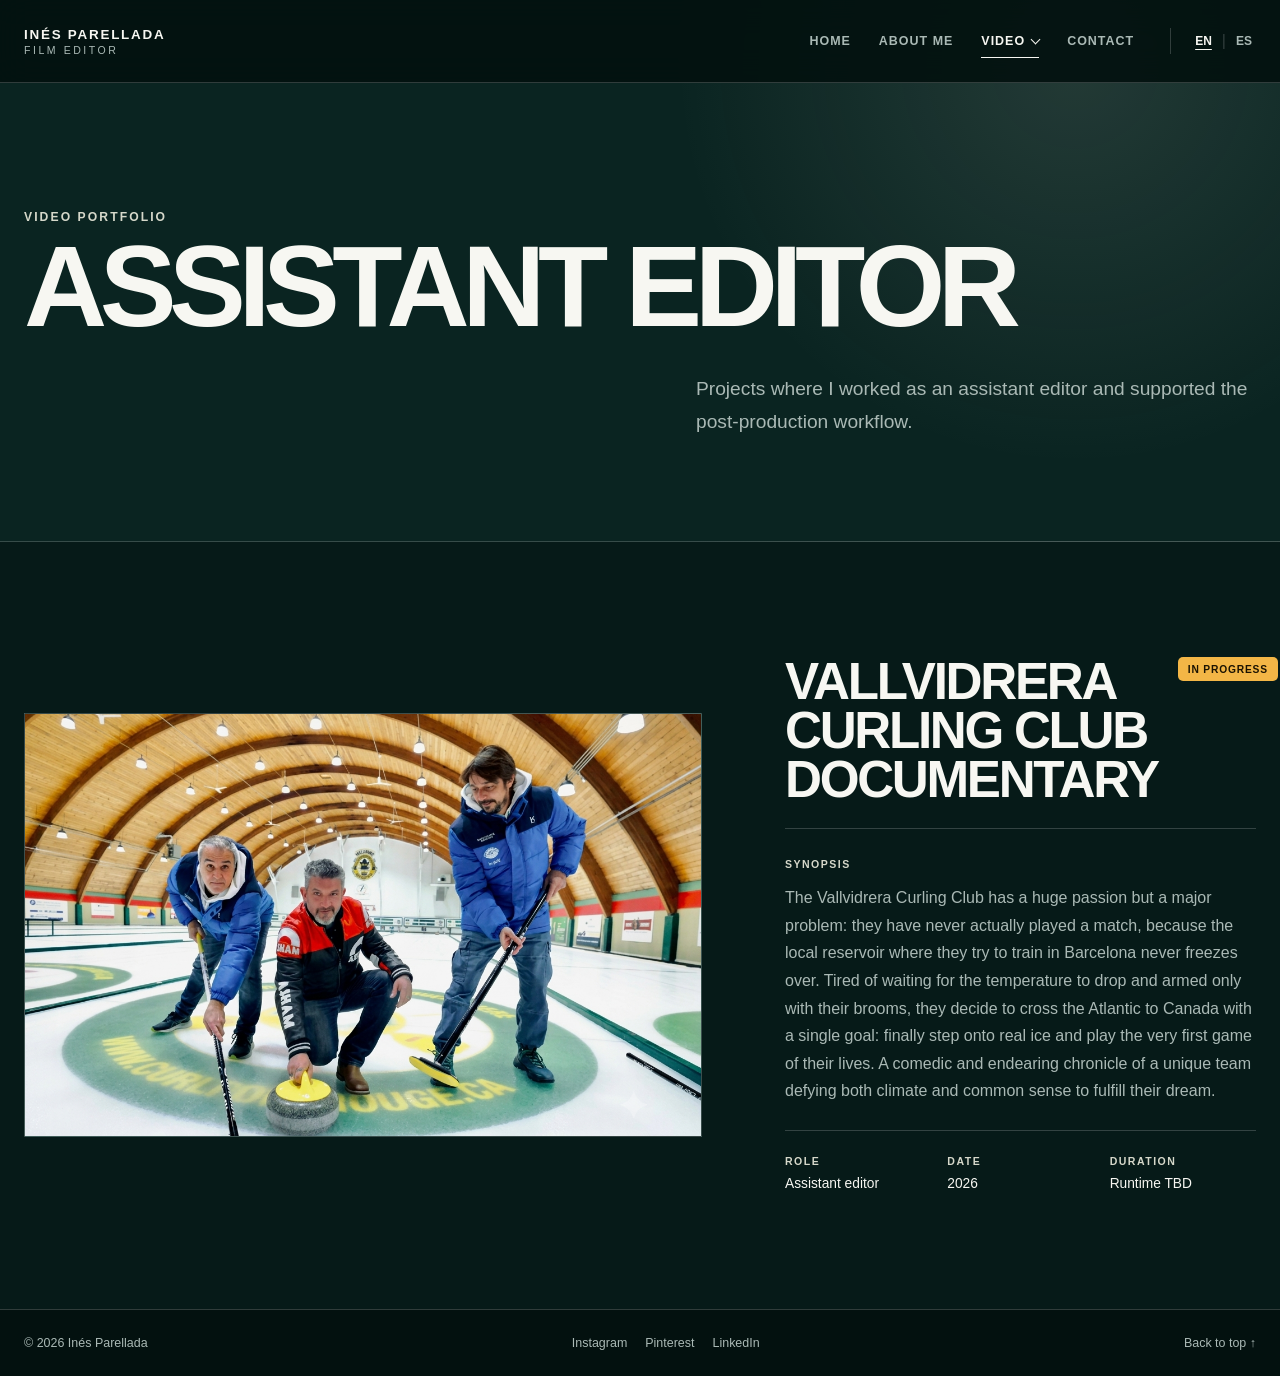
<file: ayudantia.html>
<!doctype html>
<html lang="es">
<head>
    <meta charset="utf-8">
    <meta name="viewport" content="width=device-width, initial-scale=1">
    <meta name="description" content="Portfolio de vídeo de Inés Parellada, film editor.">
    <title>Vídeo — Inés Parellada</title>
    <link rel="icon" href="favicon.ico" sizes="any">
    <link rel="icon" type="image/png" href="favicon-32x32.png">
    <link rel="apple-touch-icon" href="apple-touch-icon.png">
    <link rel="stylesheet" href="styles.css">
</head>
<body data-page="video" data-root="" data-video-category="ayudantia">
    <div id="site-header"></div>

    <main id="video-page-content"></main>

    <div id="site-footer"></div>

    <script src="components.js"></script>
    <script src="video-data.js"></script>
    <script src="video-pages.js"></script>
    <script src="main.js"></script>
</body>
</html>
</file>
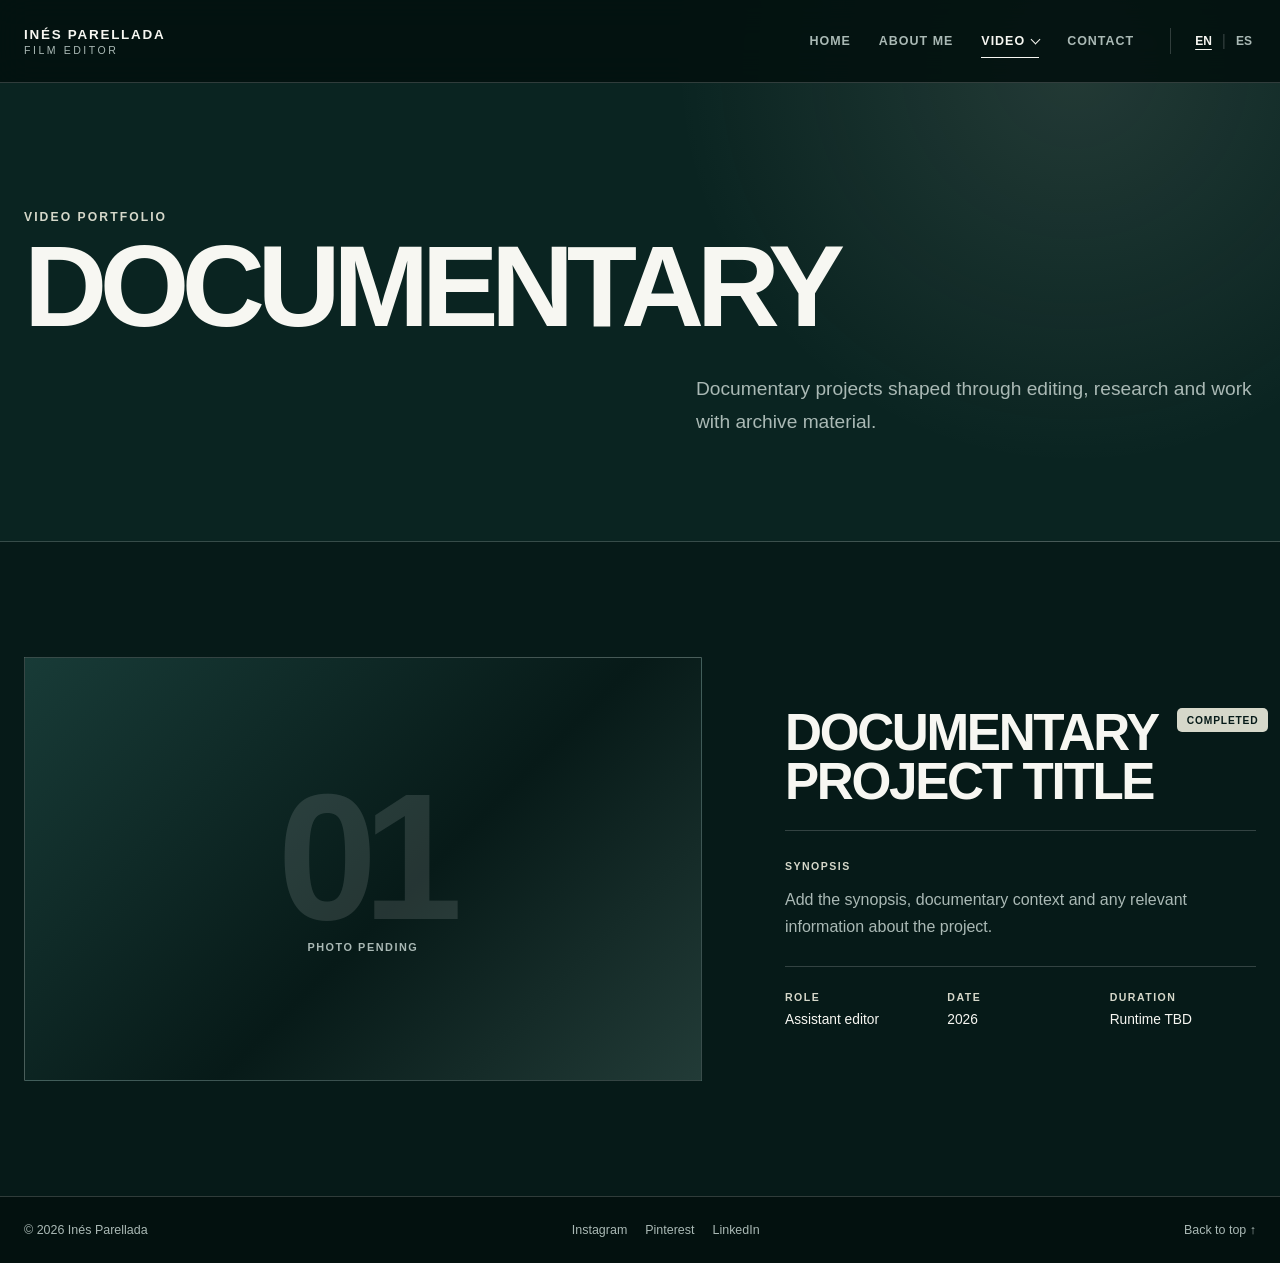
<file: documental.html>
<!doctype html>
<html lang="es">
<head>
    <meta charset="utf-8">
    <meta name="viewport" content="width=device-width, initial-scale=1">
    <meta name="description" content="Portfolio de vídeo de Inés Parellada, film editor.">
    <title>Vídeo — Inés Parellada</title>
    <link rel="icon" href="favicon.ico" sizes="any">
    <link rel="icon" type="image/png" href="favicon-32x32.png">
    <link rel="apple-touch-icon" href="apple-touch-icon.png">
    <link rel="stylesheet" href="styles.css">
</head>
<body data-page="video" data-root="" data-video-category="documental">
    <div id="site-header"></div>

    <main id="video-page-content"></main>

    <div id="site-footer"></div>

    <script src="components.js"></script>
    <script src="video-data.js"></script>
    <script src="video-pages.js"></script>
    <script src="main.js"></script>
</body>
</html>
</file>
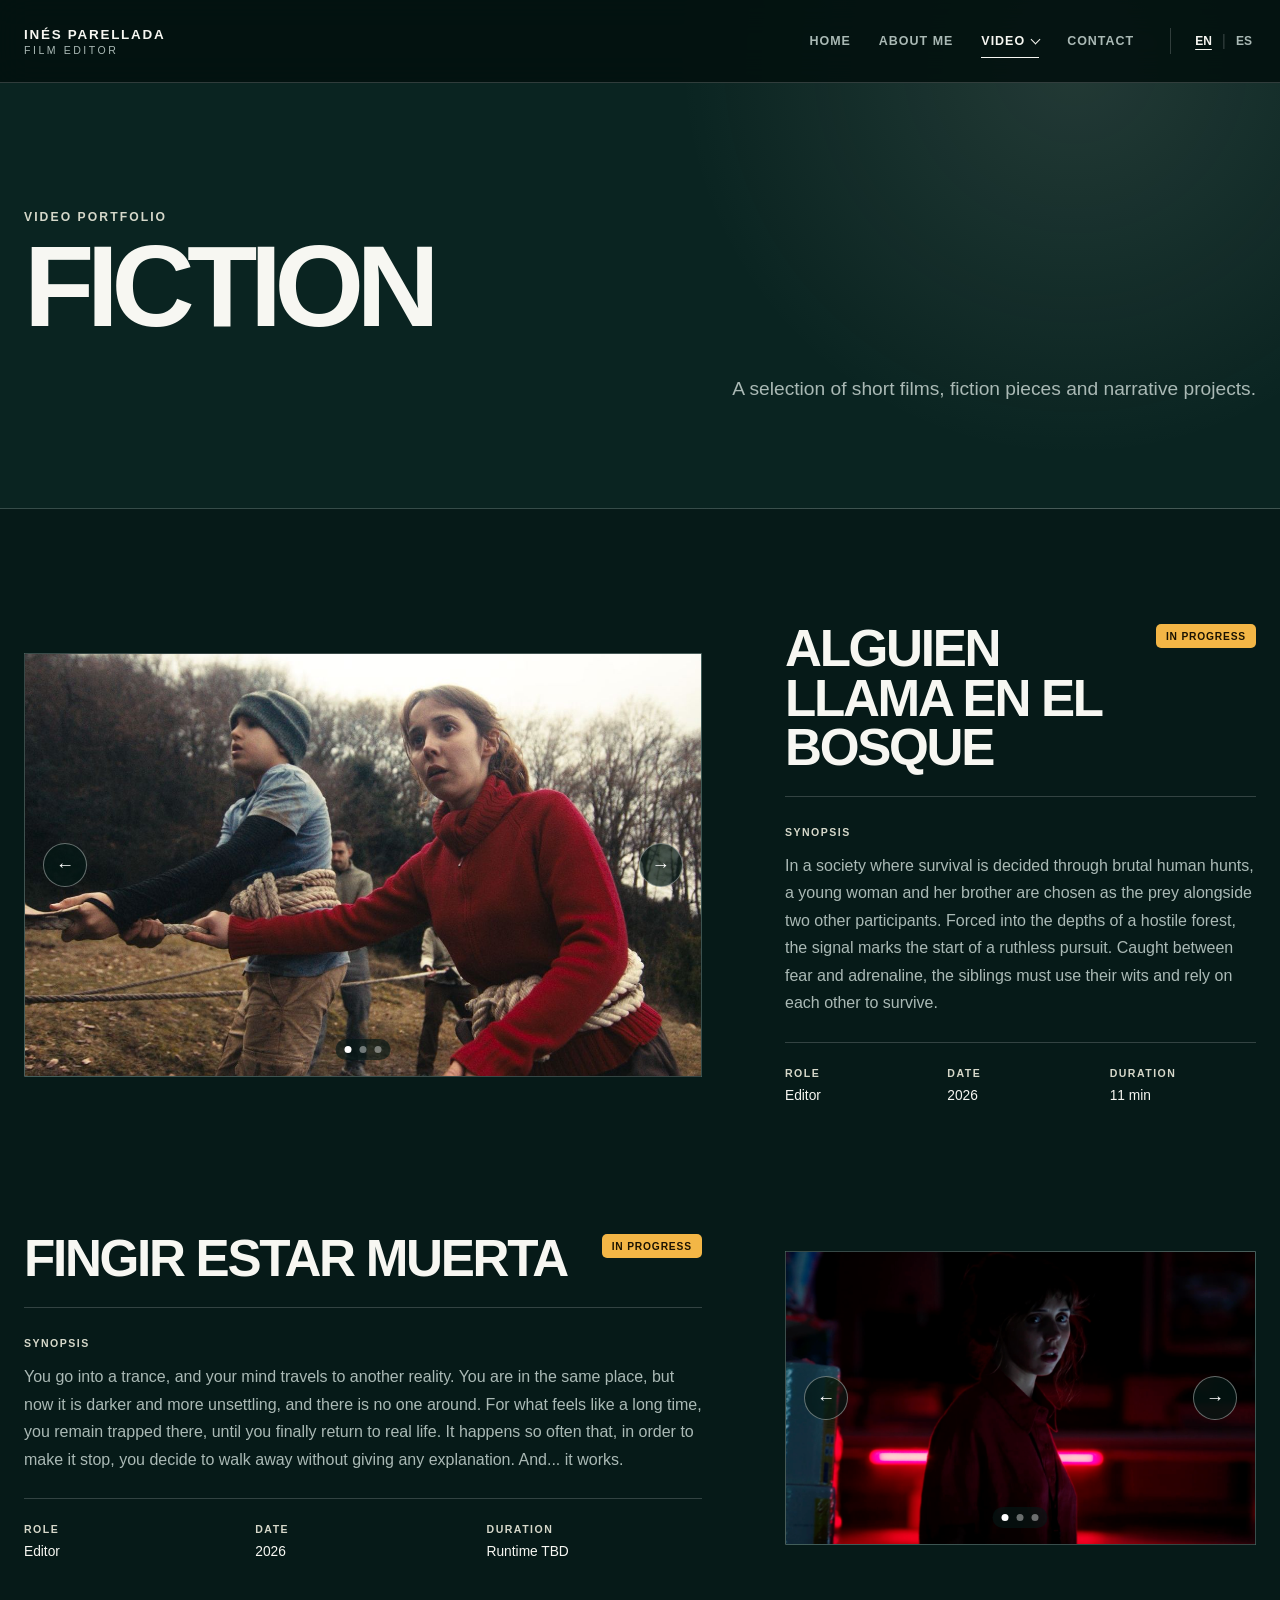
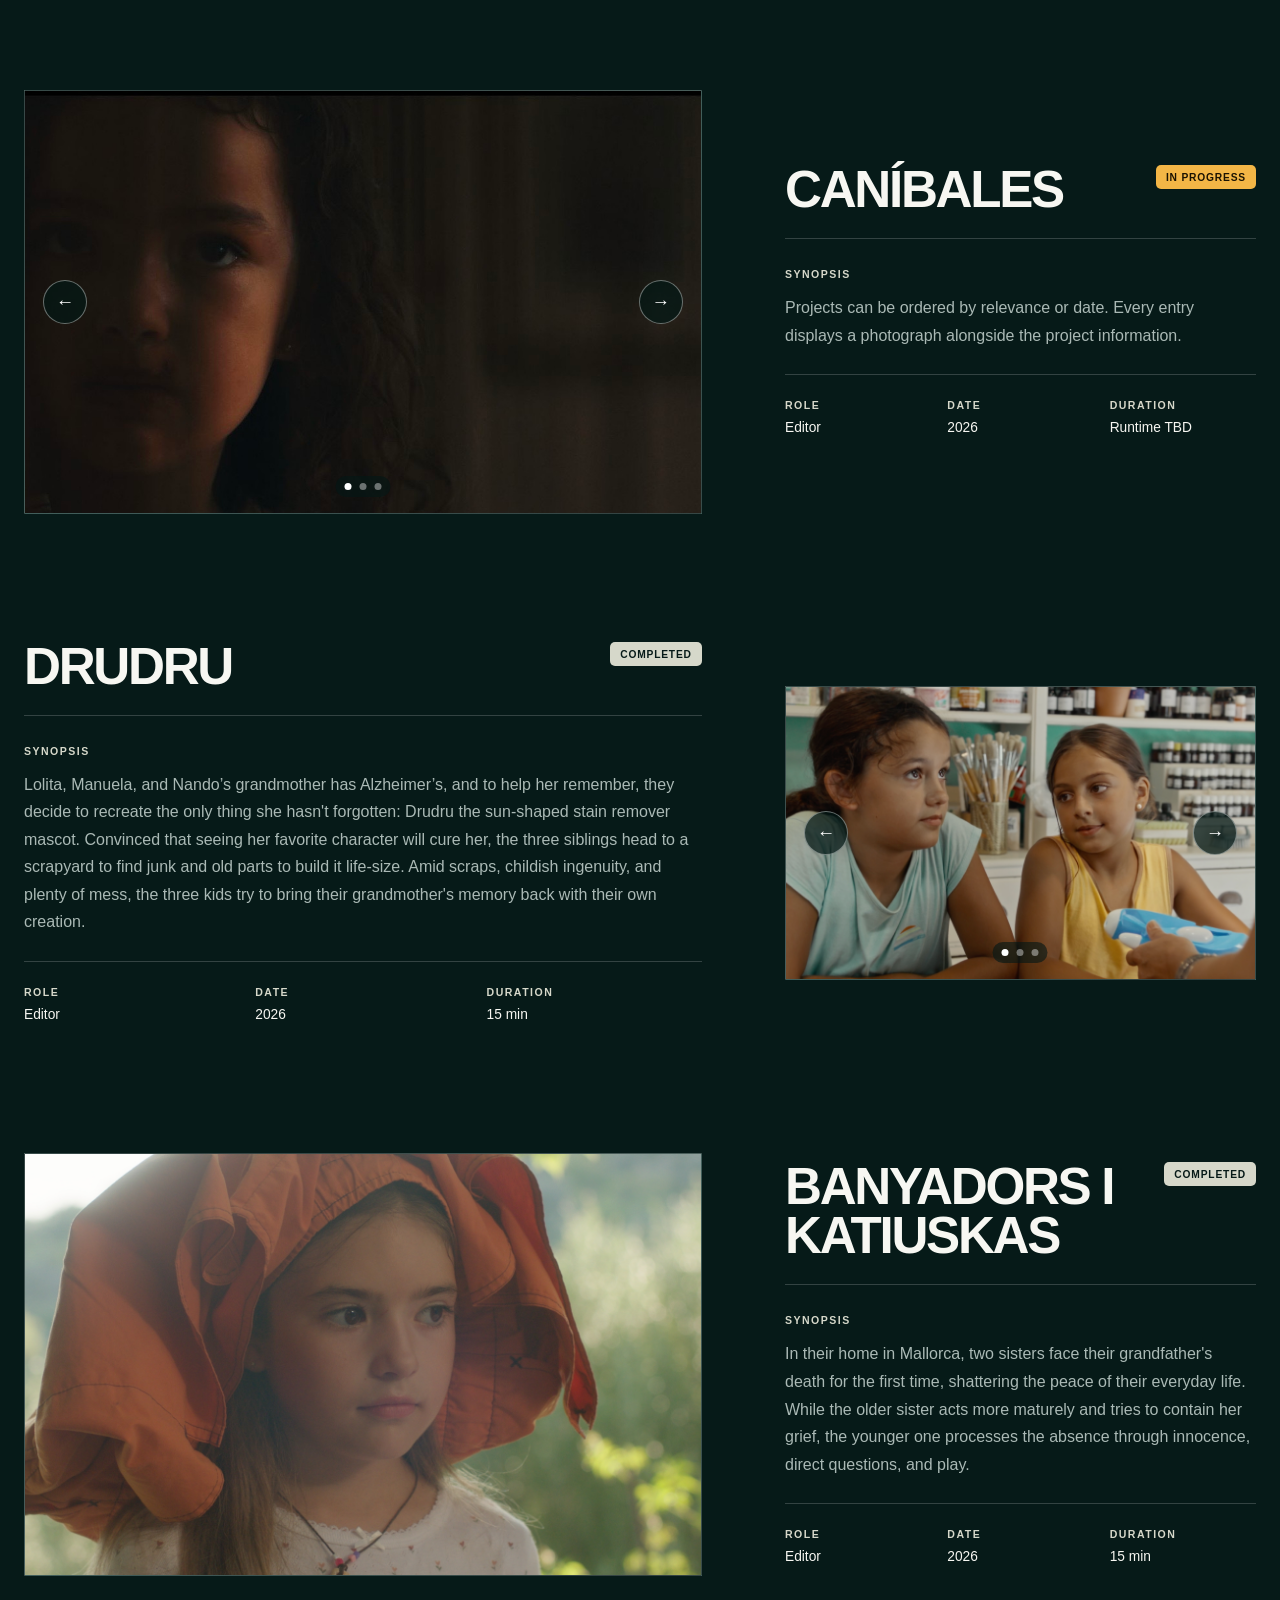
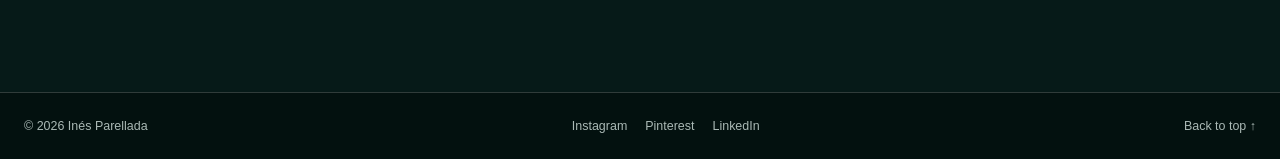
<file: ficcion.html>
<!doctype html>
<html lang="es">
<head>
    <meta charset="utf-8">
    <meta name="viewport" content="width=device-width, initial-scale=1">
    <meta name="description" content="Portfolio de vídeo de Inés Parellada, film editor.">
    <title>Vídeo — Inés Parellada</title>
    <link rel="icon" href="favicon.ico" sizes="any">
    <link rel="icon" type="image/png" href="favicon-32x32.png">
    <link rel="apple-touch-icon" href="apple-touch-icon.png">
    <link rel="stylesheet" href="styles.css">
</head>
<body data-page="video" data-root="" data-video-category="ficcion">
    <div id="site-header"></div>

    <main id="video-page-content"></main>

    <div id="site-footer"></div>

    <script src="components.js"></script>
    <script src="video-data.js"></script>
    <script src="video-pages.js"></script>
    <script src="main.js"></script>
</body>
</html>
</file>
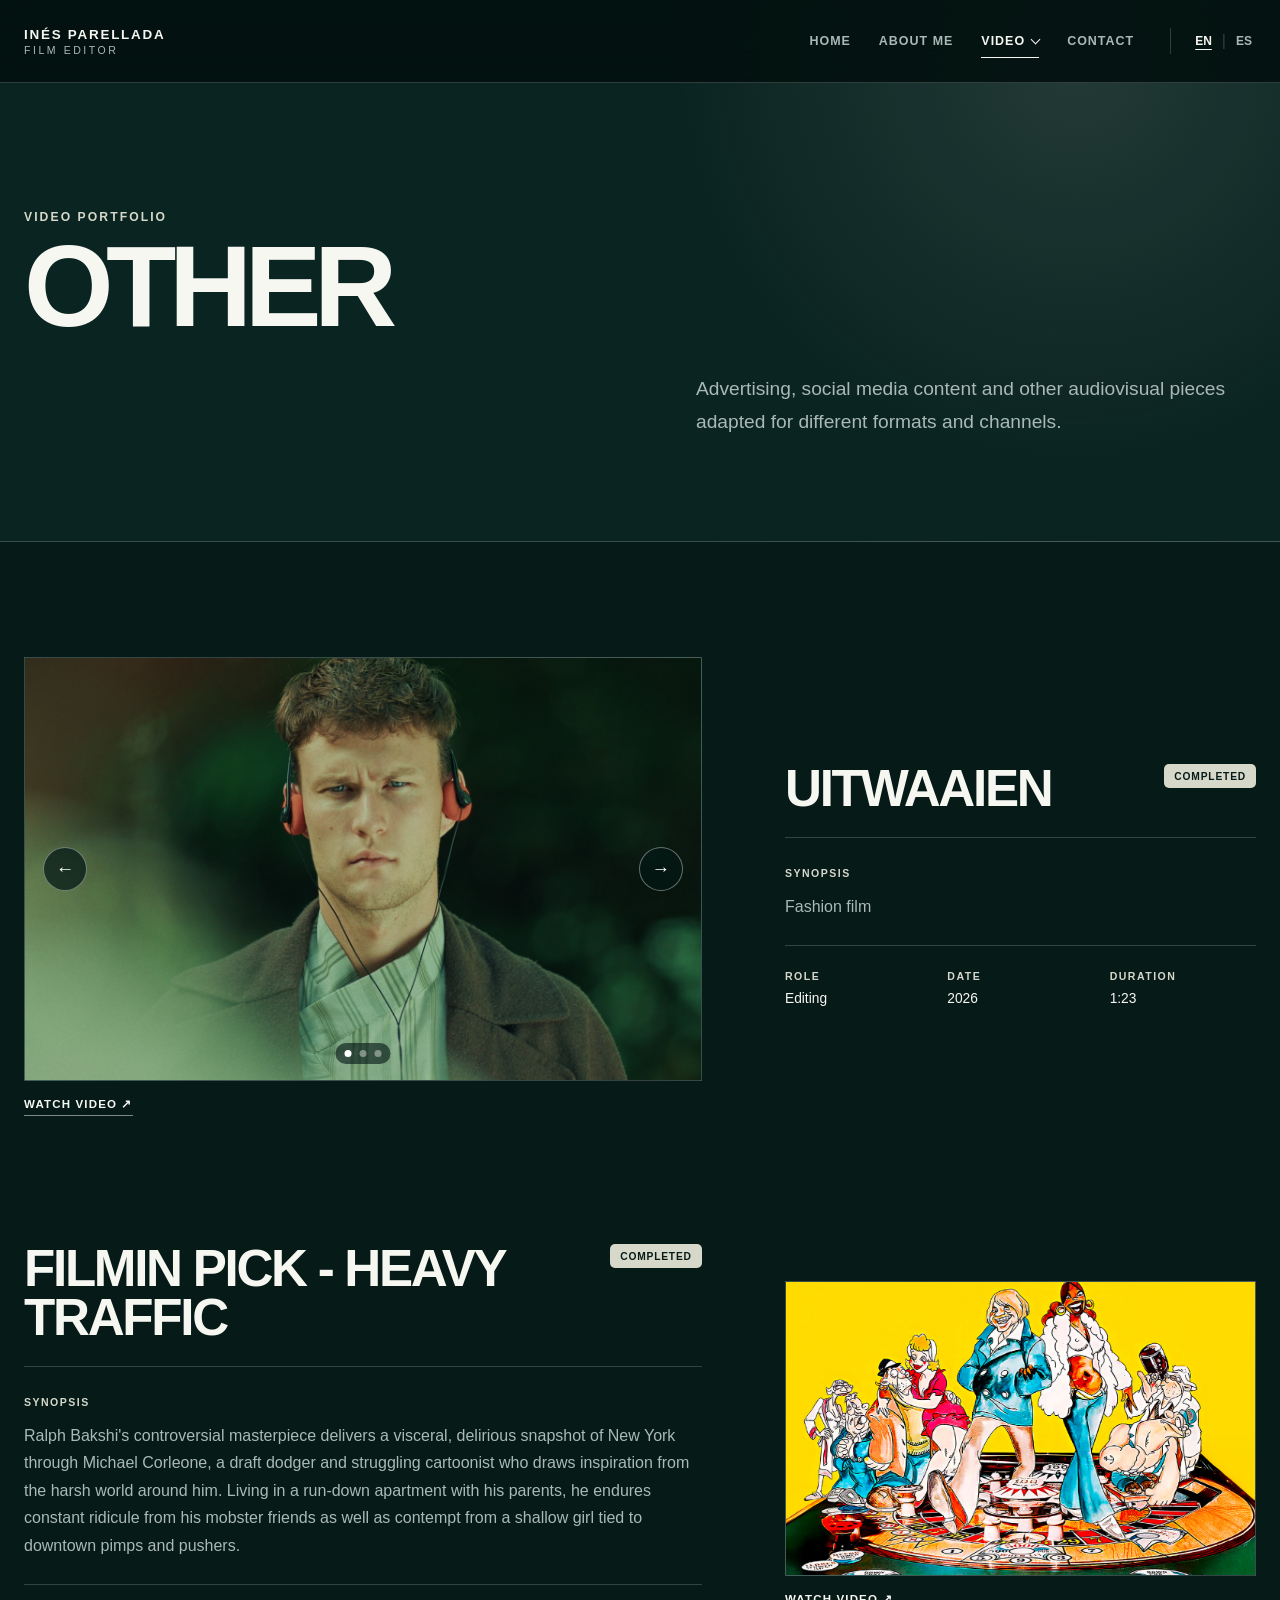
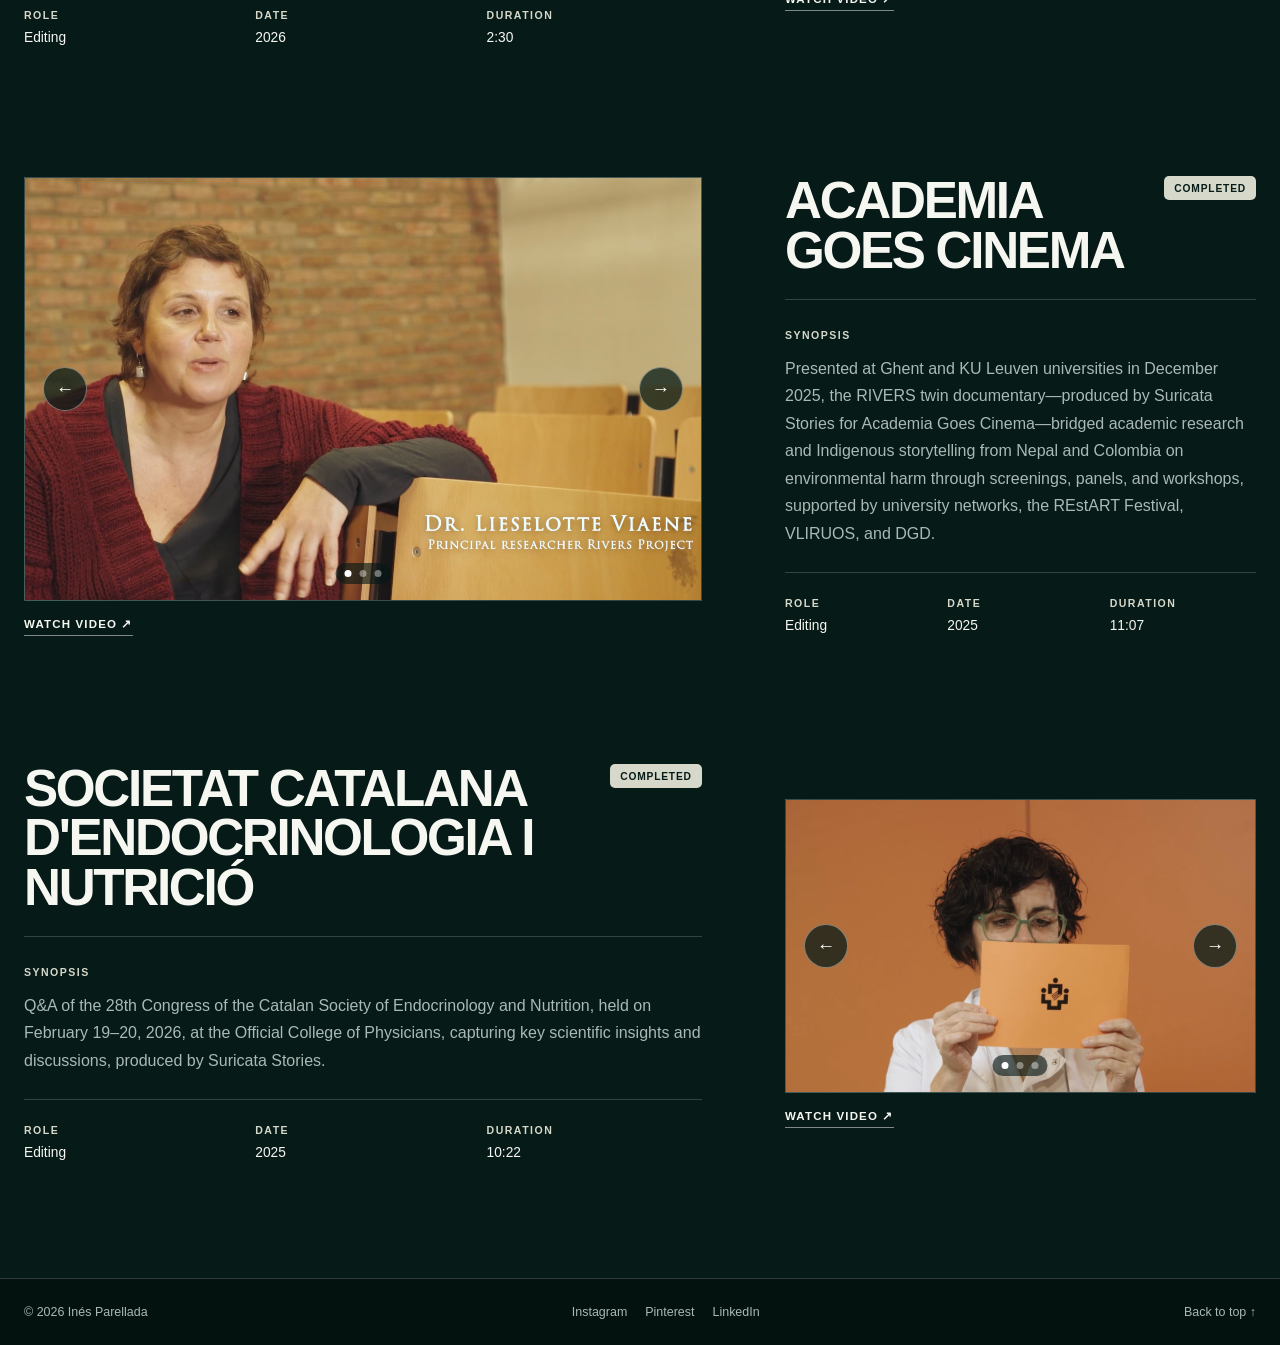
<file: otros.html>
<!doctype html>
<html lang="es">
<head>
    <meta charset="utf-8">
    <meta name="viewport" content="width=device-width, initial-scale=1">
    <meta name="description" content="Portfolio de vídeo de Inés Parellada, film editor.">
    <title>Otros — Inés Parellada</title>
    <link rel="icon" href="favicon.ico" sizes="any">
    <link rel="icon" type="image/png" href="favicon-32x32.png">
    <link rel="apple-touch-icon" href="apple-touch-icon.png">
    <link rel="stylesheet" href="styles.css">
</head>
<body data-page="video" data-root="" data-video-category="otros">
    <div id="site-header"></div>

    <main id="video-page-content"></main>

    <div id="site-footer"></div>

    <script src="components.js"></script>
    <script src="video-data.js"></script>
    <script src="video-pages.js"></script>
    <script src="main.js"></script>
</body>
</html>
</file>
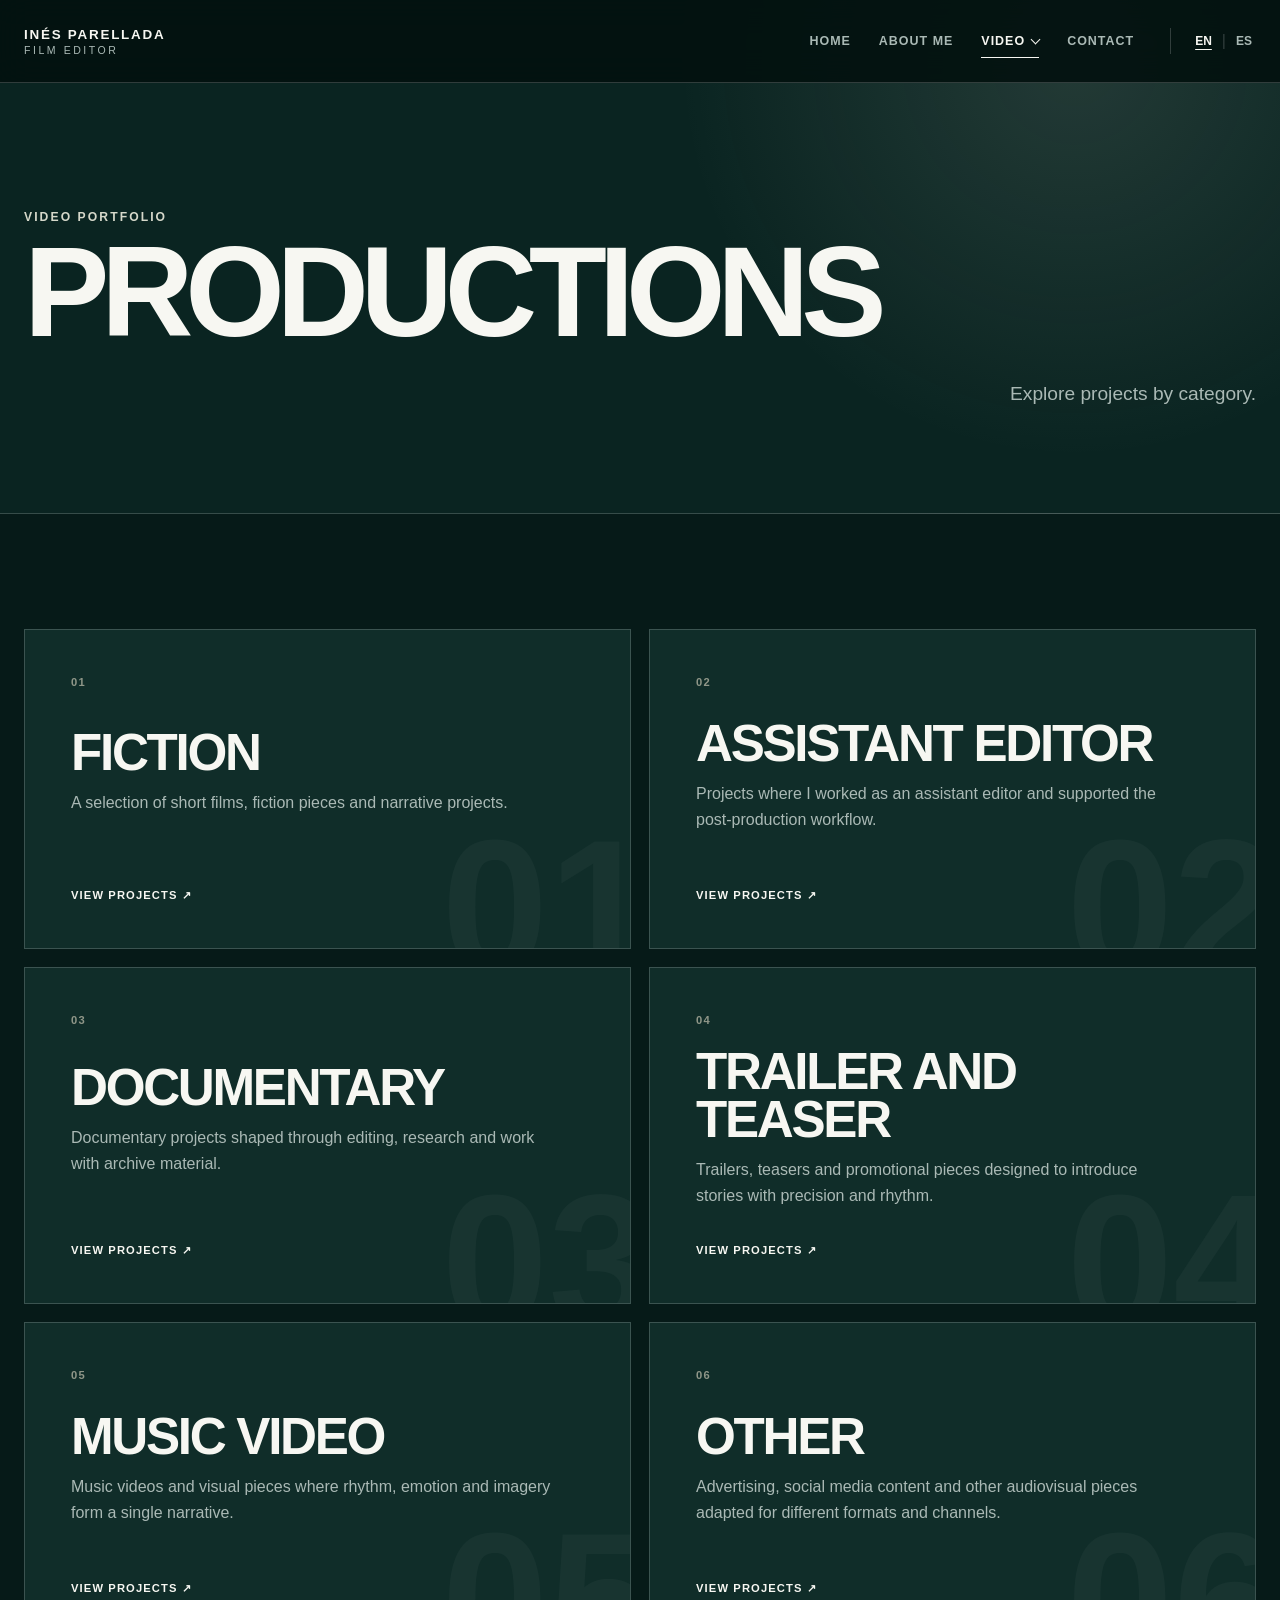
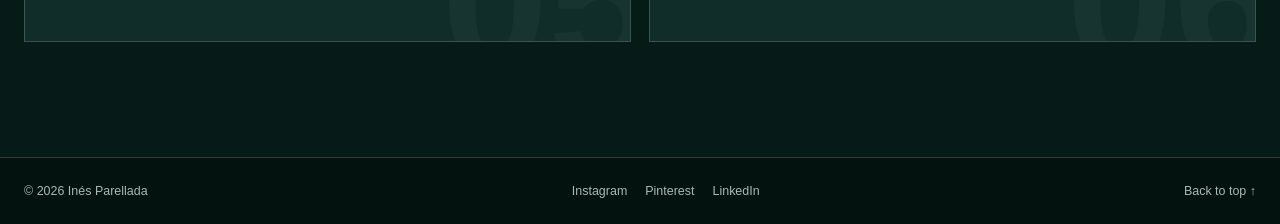
<file: producciones.html>
<!doctype html>
<html lang="es">
<head>
    <meta charset="utf-8">
    <meta name="viewport" content="width=device-width, initial-scale=1">
    <meta name="description" content="Producciones audiovisuales de Inés Parellada, film editor.">
    <title>Producciones — Inés Parellada</title>
    <link rel="icon" href="favicon.ico" sizes="any">
    <link rel="icon" type="image/png" href="favicon-32x32.png">
    <link rel="apple-touch-icon" href="apple-touch-icon.png">
    <link rel="stylesheet" href="styles.css">
</head>
<body data-page="video-overview" data-root="">
    <div id="site-header"></div>
    <main id="video-page-content"></main>
    <div id="site-footer"></div>

    <script src="components.js"></script>
    <script src="video-data.js"></script>
    <script src="video-pages.js"></script>
    <script src="main.js"></script>
</body>
</html>
</file>
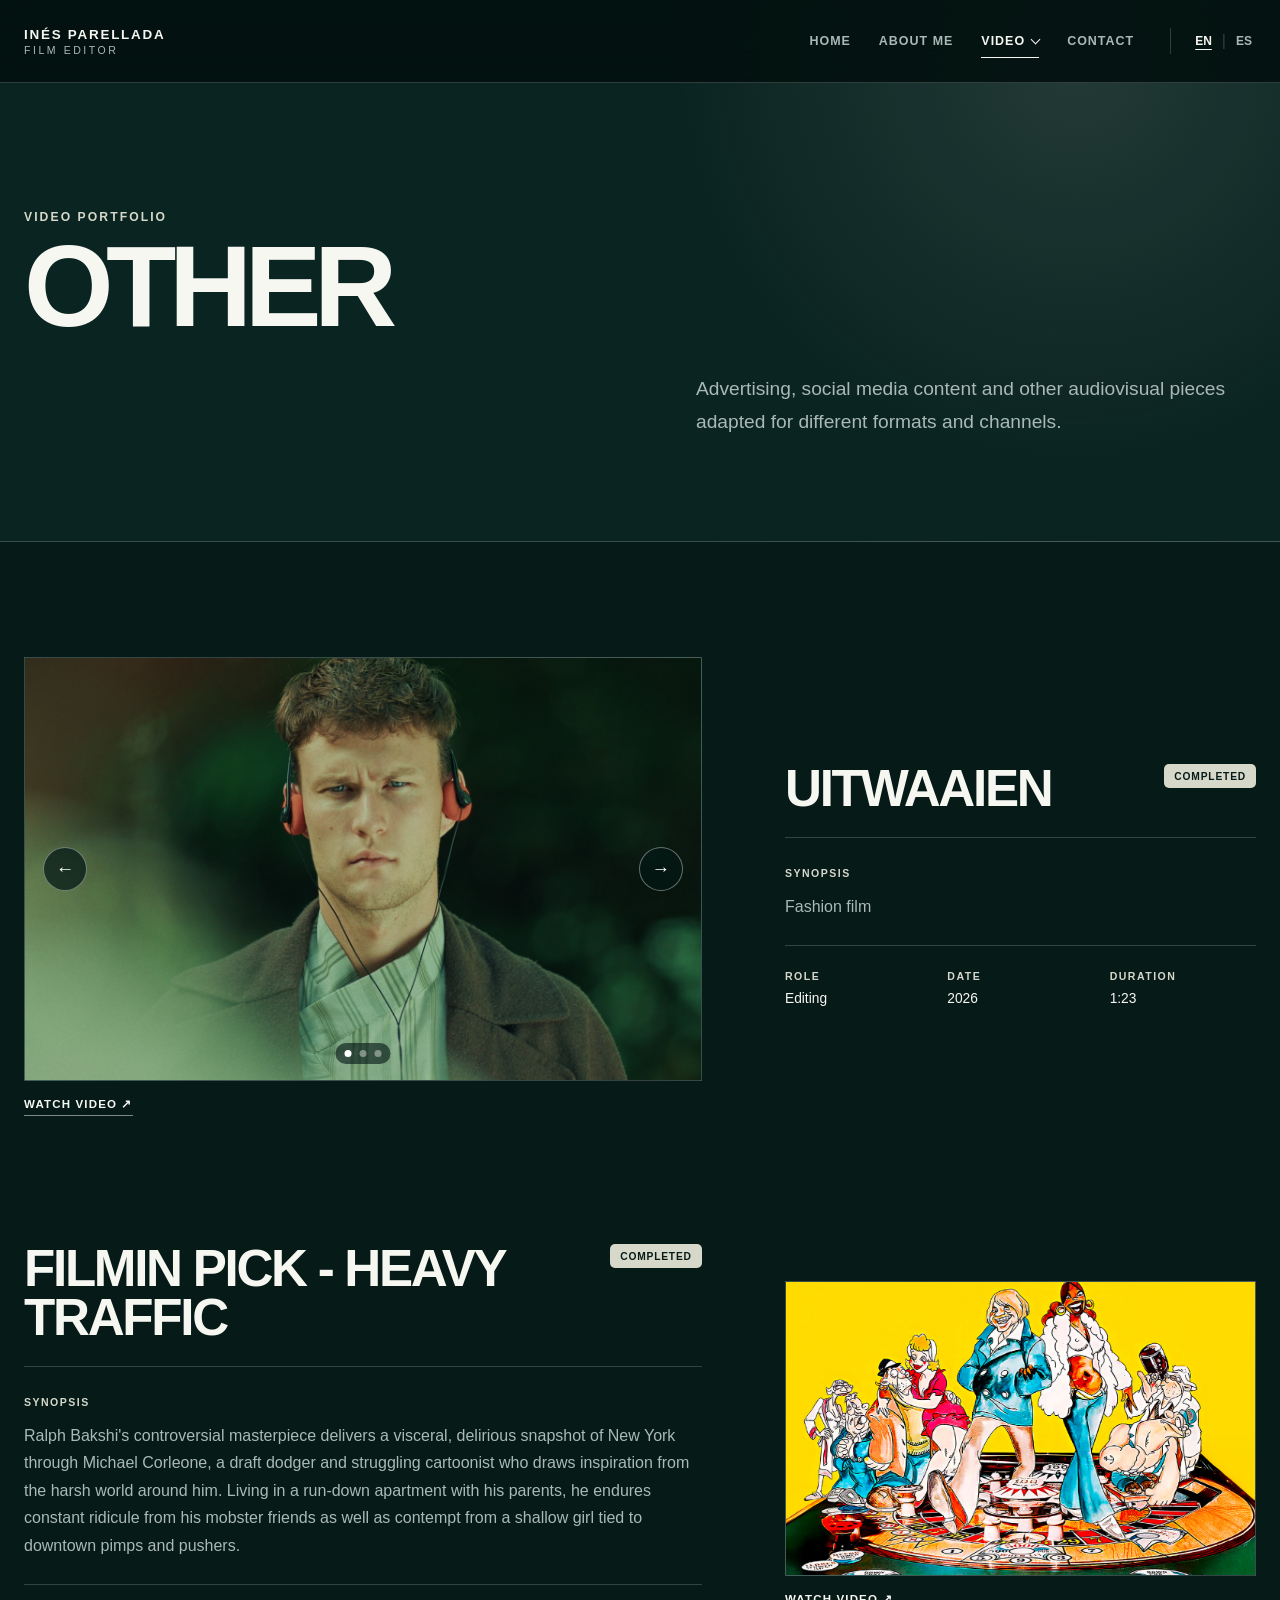
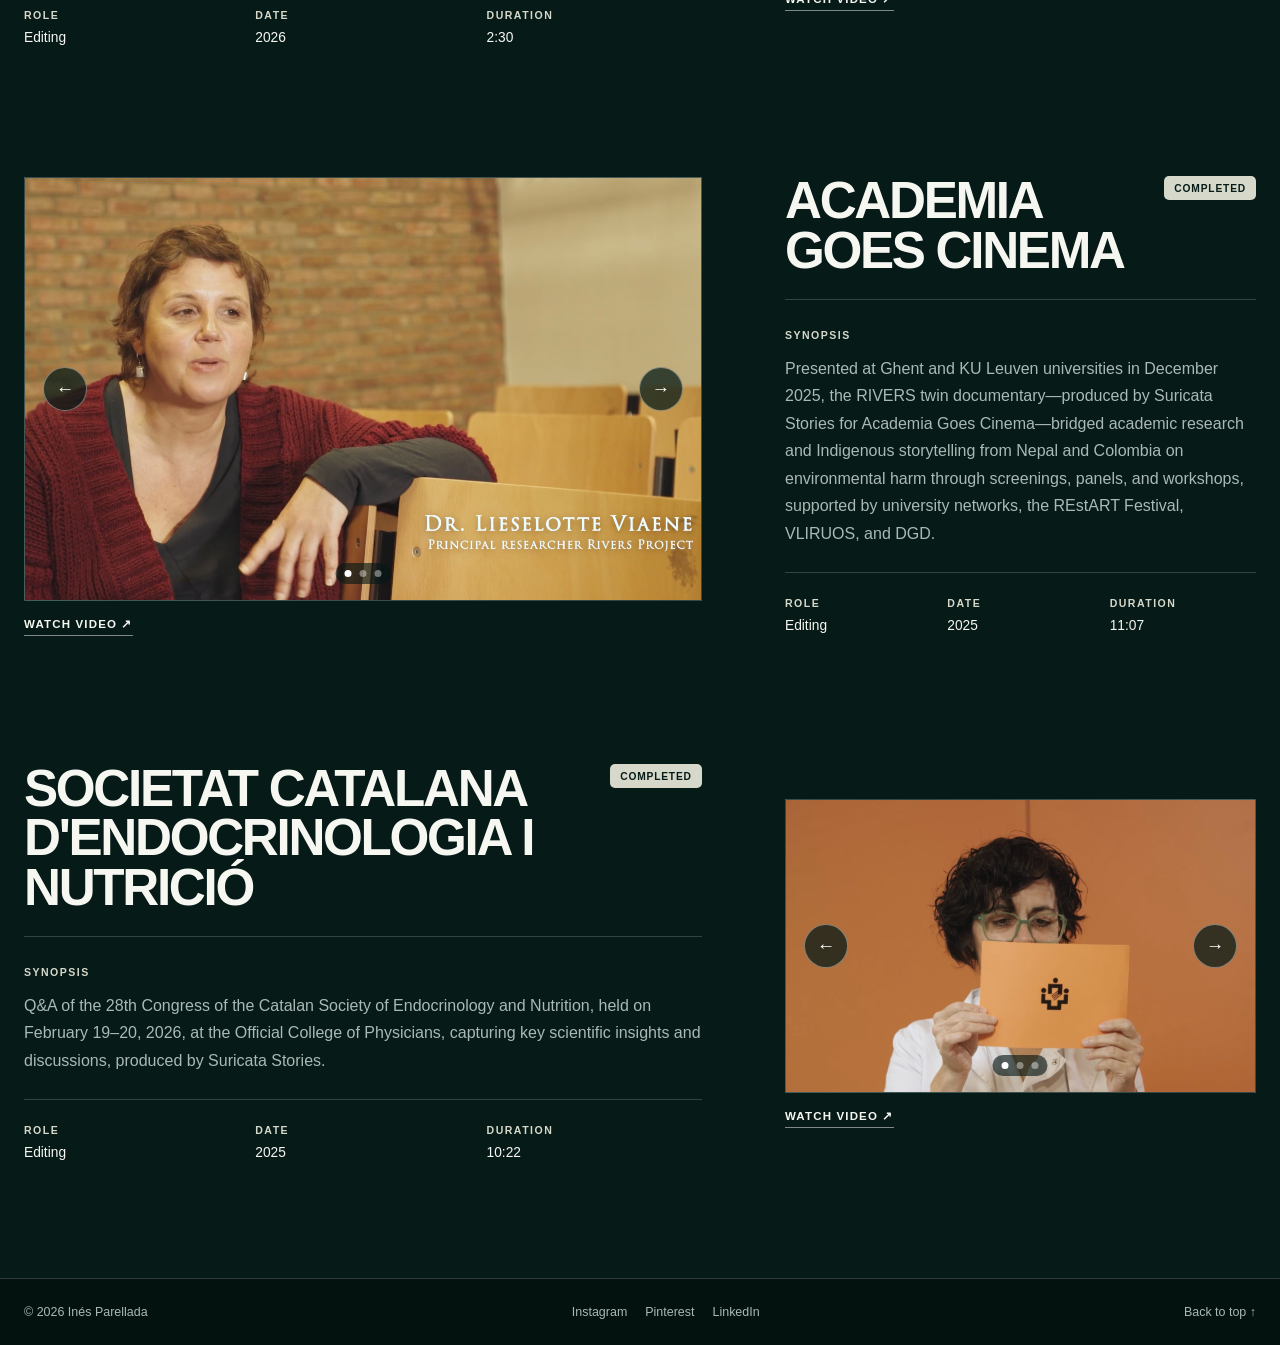
<file: publicidad.html>
<!doctype html>
<html lang="es">
<head>
    <meta charset="utf-8">
    <meta name="viewport" content="width=device-width, initial-scale=1">
    <meta name="description" content="Portfolio de vídeo de Inés Parellada, film editor.">
    <title>Vídeo — Inés Parellada</title>
    <link rel="icon" href="favicon.ico" sizes="any">
    <link rel="icon" type="image/png" href="favicon-32x32.png">
    <link rel="apple-touch-icon" href="apple-touch-icon.png">
    <link rel="stylesheet" href="styles.css">
</head>
<body data-page="video" data-root="" data-video-category="otros">
    <div id="site-header"></div>

    <main id="video-page-content"></main>

    <div id="site-footer"></div>

    <script src="components.js"></script>
    <script src="video-data.js"></script>
    <script src="video-pages.js"></script>
    <script src="main.js"></script>
</body>
</html>
</file>
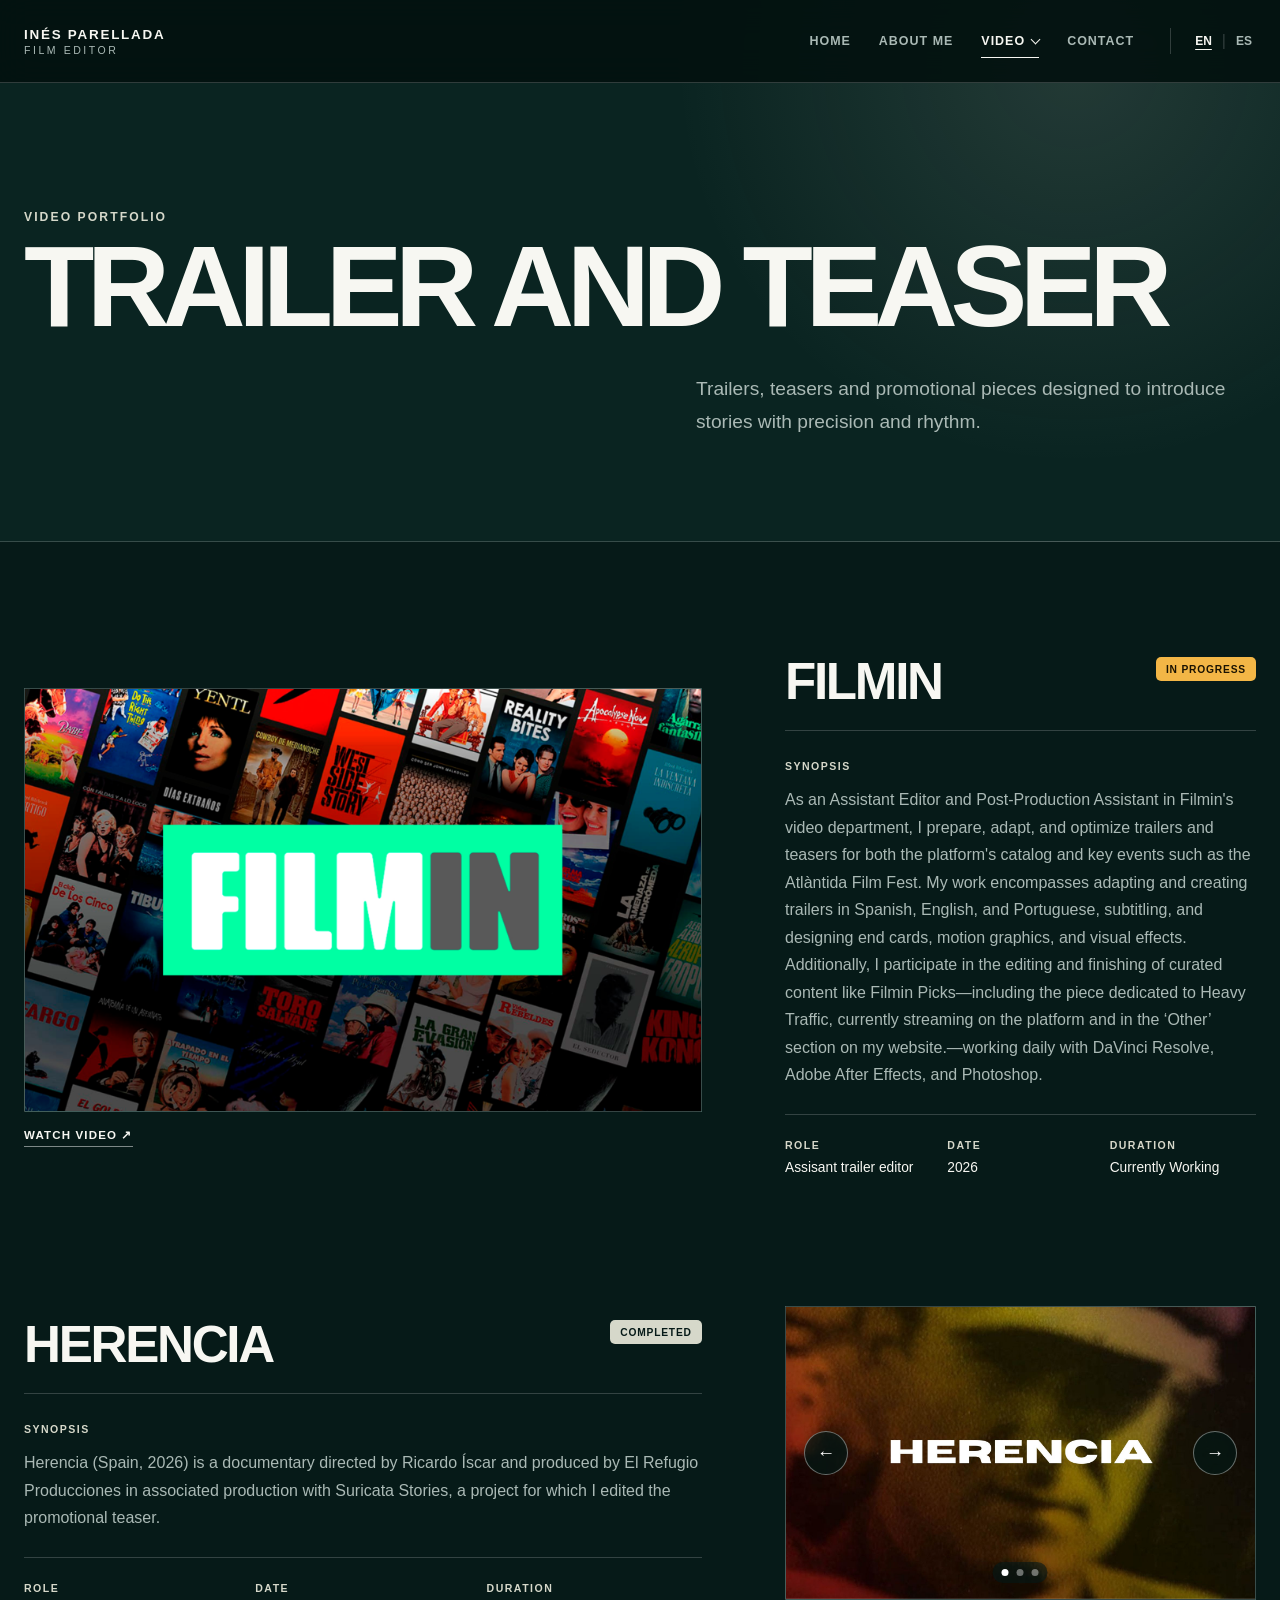
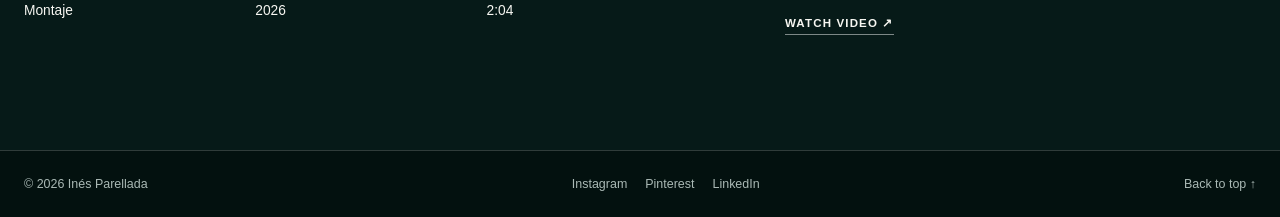
<file: trailer-teaser.html>
<!doctype html>
<html lang="es">
<head>
    <meta charset="utf-8">
    <meta name="viewport" content="width=device-width, initial-scale=1">
    <meta name="description" content="Portfolio de vídeo de Inés Parellada, film editor.">
    <title>Vídeo — Inés Parellada</title>
    <link rel="icon" href="favicon.ico" sizes="any">
    <link rel="icon" type="image/png" href="favicon-32x32.png">
    <link rel="apple-touch-icon" href="apple-touch-icon.png">
    <link rel="stylesheet" href="styles.css">
</head>
<body data-page="video" data-root="" data-video-category="trailer-teaser">
    <div id="site-header"></div>

    <main id="video-page-content"></main>

    <div id="site-footer"></div>

    <script src="components.js"></script>
    <script src="video-data.js"></script>
    <script src="video-pages.js"></script>
    <script src="main.js"></script>
</body>
</html>
</file>
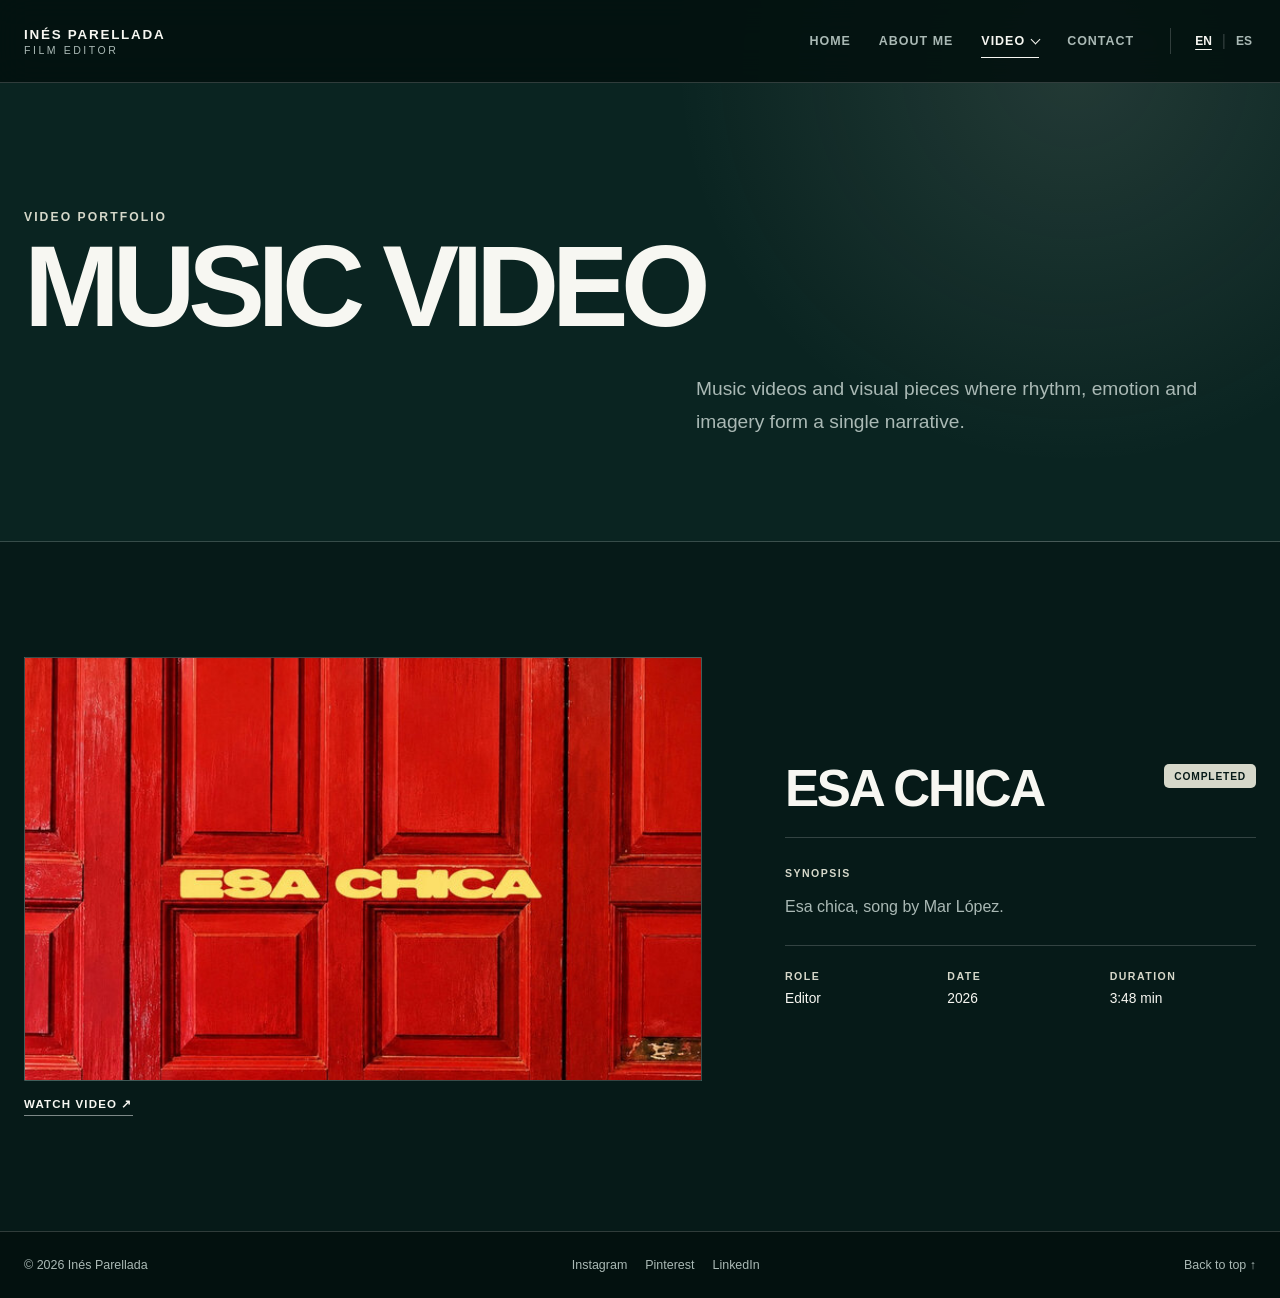
<file: videoclip.html>
<!doctype html>
<html lang="es">
<head>
    <meta charset="utf-8">
    <meta name="viewport" content="width=device-width, initial-scale=1">
    <meta name="description" content="Portfolio de vídeo de Inés Parellada, film editor.">
    <title>Vídeo — Inés Parellada</title>
    <link rel="icon" href="favicon.ico" sizes="any">
    <link rel="icon" type="image/png" href="favicon-32x32.png">
    <link rel="apple-touch-icon" href="apple-touch-icon.png">
    <link rel="stylesheet" href="styles.css">
</head>
<body data-page="video" data-root="" data-video-category="videoclip">
    <div id="site-header"></div>

    <main id="video-page-content"></main>

    <div id="site-footer"></div>

    <script src="components.js"></script>
    <script src="video-data.js"></script>
    <script src="video-pages.js"></script>
    <script src="main.js"></script>
</body>
</html>
</file>
<file: styles.css>
:root {
    --nav-height: 82px;
    --background: #061a18;
    --background-soft: #0a2421;
    --surface: #102d29;
    --text: #f7f7f2;
    --muted: #aab9b5;
    --line: rgba(255, 255, 255, 0.18);
    --accent: #d6d8ca;
    --accent-dark: #8f9688;
    --max-width: 1240px;
    --radius: 18px;
    --transition: 180ms ease;
}

* {
    box-sizing: border-box;
}

html {
    scroll-behavior: smooth;
    scroll-padding-top: var(--nav-height);
}

body {
    margin: 0;
    min-width: 320px;
    background: var(--background);
    color: var(--text);
    font-family: "Helvetica Neue", Arial, sans-serif;
    -webkit-font-smoothing: antialiased;
}

body.menu-open {
    overflow: hidden;
}

img,
video {
    max-width: 100%;
}

a {
    color: inherit;
}

button,
a {
    -webkit-tap-highlight-color: transparent;
}

button {
    font: inherit;
}

.page-width {
    width: min(calc(100% - 48px), var(--max-width));
    margin-inline: auto;
}

.section-spacing {
    padding-block: clamp(76px, 9vw, 132px);
}

/* HEADER */
.site-header {
    position: fixed;
    inset: 0 0 auto;
    z-index: 1000;
    min-height: var(--nav-height);
    background: rgba(3, 17, 15, 0.9);
    border-bottom: 1px solid var(--line);
    backdrop-filter: blur(16px);
}

.navbar {
    min-height: var(--nav-height);
    display: flex;
    align-items: center;
    justify-content: space-between;
    gap: 32px;
}

.brand {
    flex: 0 0 auto;
    display: inline-flex;
    flex-direction: column;
    gap: 2px;
    text-decoration: none;
    text-transform: uppercase;
}

.brand__name {
    font-size: 0.84rem;
    font-weight: 700;
    letter-spacing: 0.13em;
}

.brand__role {
    color: var(--muted);
    font-size: 0.66rem;
    letter-spacing: 0.24em;
}

.nav-toggle {
    display: none;
    width: 44px;
    height: 44px;
    padding: 10px;
    color: var(--text);
    background: transparent;
    border: 1px solid var(--line);
    border-radius: 50%;
    cursor: pointer;
}

.nav-toggle span {
    display: block;
    width: 100%;
    height: 1px;
    margin-block: 5px;
    background: currentColor;
    transition: transform var(--transition), opacity var(--transition);
}

.nav-toggle[aria-expanded="true"] span:nth-child(1) {
    transform: translateY(6px) rotate(45deg);
}

.nav-toggle[aria-expanded="true"] span:nth-child(2) {
    opacity: 0;
}

.nav-toggle[aria-expanded="true"] span:nth-child(3) {
    transform: translateY(-6px) rotate(-45deg);
}

.nav-panel {
    display: flex;
    align-items: center;
    gap: 24px;
}

.nav-list {
    display: flex;
    align-items: center;
    gap: 4px;
    margin: 0;
    padding: 0;
    list-style: none;
}

.nav-link,
.nav-dropdown summary {
    position: relative;
    display: inline-flex;
    align-items: center;
    min-height: 44px;
    padding: 0 12px;
    color: var(--muted);
    border: 0;
    background: transparent;
    font-size: 0.78rem;
    font-weight: 600;
    letter-spacing: 0.08em;
    text-decoration: none;
    text-transform: uppercase;
    cursor: pointer;
    transition: color var(--transition);
}

.nav-link:hover,
.nav-link:focus-visible,
.nav-link.is-active,
.nav-dropdown summary:hover,
.nav-dropdown summary:focus-visible,
.nav-dropdown.is-active summary {
    color: var(--text);
}

.nav-link.is-active::after,
.nav-dropdown.is-active > summary::after {
    position: absolute;
    right: 12px;
    bottom: 5px;
    left: 12px;
    height: 1px;
    background: currentColor;
    content: "";
}

.nav-dropdown {
    position: relative;
}

.nav-dropdown summary {
    gap: 7px;
    list-style: none;
}

.nav-dropdown summary::-webkit-details-marker {
    display: none;
}

.nav-dropdown summary::before {
    order: 2;
    width: 6px;
    height: 6px;
    border-right: 1px solid currentColor;
    border-bottom: 1px solid currentColor;
    content: "";
    transform: translateY(-2px) rotate(45deg);
    transition: transform var(--transition);
}

.nav-dropdown[open] summary::before {
    transform: translateY(2px) rotate(225deg);
}

.dropdown-menu {
    position: absolute;
    top: calc(100% + 12px);
    right: 0;
    z-index: 30;
    width: max-content;
    min-width: 220px;
    margin: 0;
    padding: 10px;
    list-style: none;
    background: #0b211f;
    border: 1px solid var(--line);
    border-radius: 14px;
    box-shadow: 0 18px 48px rgba(0, 0, 0, 0.32);
}

.dropdown-menu a {
    display: block;
    padding: 10px 12px;
    color: var(--muted);
    border-radius: 9px;
    font-size: 0.84rem;
    text-decoration: none;
    transition: color var(--transition), background var(--transition);
}

.dropdown-menu a:hover,
.dropdown-menu a:focus-visible {
    color: var(--text);
    background: rgba(255, 255, 255, 0.07);
}

.language-switch {
    display: flex;
    align-items: center;
    gap: 6px;
    padding-left: 20px;
    border-left: 1px solid var(--line);
}

.language-switch button {
    padding: 6px 4px;
    color: var(--muted);
    background: transparent;
    border: 0;
    font-size: 0.75rem;
    font-weight: 600;
    cursor: pointer;
}

.language-switch button[aria-pressed="true"] {
    color: var(--text);
    text-decoration: underline;
    text-underline-offset: 4px;
}

.language-switch span {
    color: var(--line);
}

/* HERO */
.hero {
    position: relative;
    min-height: 100svh;
    overflow: hidden;
    background: #020908;
}

.hero__video,
.hero__shade {
    position: absolute;
    inset: 0;
    width: 100%;
    height: 100%;
}

.hero__video {
    object-fit: cover;
}

.hero__shade {
    background:
        linear-gradient(180deg, rgba(0, 0, 0, 0.32) 0%, rgba(0, 0, 0, 0.06) 44%, rgba(0, 0, 0, 0.78) 100%),
        linear-gradient(90deg, rgba(0, 0, 0, 0.38), transparent 60%);
}

.hero__content {
    position: relative;
    z-index: 2;
    display: flex;
    min-height: 100svh;
    flex-direction: column;
    justify-content: flex-end;
    padding-top: calc(var(--nav-height) + 48px);
    padding-bottom: clamp(84px, 11vw, 138px);
}

.hero__eyebrow,
.section-kicker {
    margin: 0 0 14px;
    color: var(--accent);
    font-size: 0.76rem;
    font-weight: 700;
    letter-spacing: 0.17em;
    text-transform: uppercase;
}

.hero__eyebrow {
    margin-bottom: 26px;
}

.hero h1 {
    max-width: 900px;
    margin: 0;
    font-size: clamp(3rem, 8vw, 7.6rem);
    line-height: 0.9;
    letter-spacing: -0.055em;
    text-transform: uppercase;
}

.hero__role {
    margin: 18px 0 0;
    color: rgba(255, 255, 255, 0.78);
    font-size: clamp(1rem, 2vw, 1.45rem);
    letter-spacing: 0.2em;
    text-transform: uppercase;
}

.hero__explore {
    position: absolute;
    right: clamp(24px, 4vw, 64px);
    bottom: 30px;
    z-index: 4;
    display: flex;
    align-items: center;
    gap: 12px;
    padding: 11px 15px;
    color: #071512;
    background: rgba(216, 220, 206, 0.92);
    border-radius: 10px;
    font-size: 0.74rem;
    font-weight: 800;
    letter-spacing: 0.1em;
    text-decoration: none;
    text-transform: uppercase;
    transition: transform var(--transition), background var(--transition);
}

.hero__explore:hover,
.hero__explore:focus-visible {
    background: #fff;
    transform: translateY(-3px);
}

.hero__explore svg {
    width: 18px;
    fill: none;
    stroke: currentColor;
    stroke-linecap: round;
    stroke-linejoin: round;
    stroke-width: 1.8;
}

/* PROJECTS */
.projects {
    background: var(--background);
}

.section-heading {
    display: grid;
    grid-template-columns: minmax(0, 1.2fr) minmax(260px, 0.8fr);
    column-gap: clamp(32px, 7vw, 100px);
    align-items: end;
    margin-bottom: clamp(42px, 6vw, 74px);
}

.section-heading .section-kicker {
    grid-column: 1 / -1;
}

.section-heading h2,
.contact-cta h2 {
    margin: 0;
    font-size: clamp(2.5rem, 5.4vw, 5.4rem);
    line-height: 0.96;
    letter-spacing: -0.045em;
    text-transform: uppercase;
}

.section-heading > p:last-child {
    max-width: 510px;
    margin: 0;
    color: var(--muted);
    font-size: 1rem;
    line-height: 1.7;
}

.project-grid {
    display: grid;
    grid-template-columns: repeat(3, minmax(0, 1fr));
    gap: clamp(18px, 2.6vw, 34px);
}

.project-card {
    min-width: 0;
}

.project-card__link {
    display: block;
    text-decoration: none;
}

.project-card__media {
    position: relative;
    overflow: hidden;
    aspect-ratio: 4 / 3;
    background: var(--surface);
}

.project-card__media::after {
    position: absolute;
    inset: 0;
    background: linear-gradient(180deg, transparent 54%, rgba(0, 0, 0, 0.35));
    content: "";
    opacity: 0;
    transition: opacity var(--transition);
}

.project-card img {
    width: 100%;
    height: 100%;
    display: block;
    object-fit: cover;
    transition: transform 480ms cubic-bezier(0.22, 1, 0.36, 1);
}

.project-card__link:hover img,
.project-card__link:focus-visible img {
    transform: scale(1.035);
}

.project-card__link:hover .project-card__media::after,
.project-card__link:focus-visible .project-card__media::after {
    opacity: 1;
}

.project-card__body {
    display: flex;
    align-items: flex-start;
    justify-content: space-between;
    gap: 18px;
    padding: 20px 2px 0;
}

.project-card__category,
.project-card__meta {
    margin: 0;
    color: var(--muted);
    font-size: 0.74rem;
    line-height: 1.4;
    letter-spacing: 0.1em;
    text-transform: uppercase;
}

.project-card h3 {
    margin: 7px 0 0;
    font-size: clamp(1.1rem, 2vw, 1.45rem);
    line-height: 1.15;
}

.project-card__meta {
    flex: 0 0 auto;
    padding-top: 2px;
    text-align: right;
}

.projects__actions {
    display: flex;
    justify-content: center;
    margin-top: clamp(48px, 7vw, 86px);
}

.button {
    display: inline-flex;
    align-items: center;
    justify-content: center;
    gap: 18px;
    min-height: 52px;
    padding: 0 22px;
    border-radius: 999px;
    font-size: 0.78rem;
    font-weight: 700;
    letter-spacing: 0.08em;
    text-decoration: none;
    text-transform: uppercase;
    transition: color var(--transition), background var(--transition), border var(--transition);
}

.button--outline {
    border: 1px solid var(--line);
}

.button--outline:hover,
.button--outline:focus-visible {
    color: var(--background);
    background: var(--text);
    border-color: var(--text);
}

.category-anchors {
    position: absolute;
    width: 1px;
    height: 1px;
    overflow: hidden;
}

/* ABOUT */
.about-section {
    background: var(--surface);
    border-top: 1px solid var(--line);
}

.about-section__layout {
    display: grid;
    grid-template-columns: minmax(240px, 0.72fr) minmax(0, 1.28fr);
    gap: clamp(48px, 9vw, 140px);
    align-items: start;
}

.about-section__heading {
    position: sticky;
    top: calc(var(--nav-height) + 42px);
}

.about-section h2 {
    margin: 0;
    font-size: clamp(2.9rem, 6.2vw, 6.4rem);
    line-height: 0.9;
    letter-spacing: -0.05em;
    text-transform: uppercase;
}

.about-section__content {
    min-width: 0;
}

.about-section__bio {
    max-width: 760px;
    margin: 0;
    color: var(--text);
    font-size: clamp(1.18rem, 2.2vw, 1.72rem);
    line-height: 1.52;
    letter-spacing: -0.018em;
}

.about-experience {
    margin-top: clamp(52px, 8vw, 96px);
}

.about-experience > h3 {
    margin: 0 0 18px;
    color: var(--accent);
    font-size: 0.76rem;
    letter-spacing: 0.17em;
    text-transform: uppercase;
}

.experience-item {
    display: grid;
    grid-template-columns: minmax(0, 1fr) minmax(180px, 0.65fr);
    gap: 28px;
    padding-block: 24px;
    border-top: 1px solid var(--line);
}

.experience-item--no-role {
    grid-template-columns: 1fr;
}

.experience-item__main {
    display: flex;
    align-items: center;
    gap: 18px;
    min-width: 0;
}

.experience-item__logo-wrap {
    flex: 0 0 auto;
    width: 92px;
    height: 92px;
    display: flex;
    align-items: center;
    justify-content: center;
    padding: 10px;
    background: rgba(255, 255, 255, 0.04);
    border: 1px solid var(--line);
    border-radius: 16px;
}

.experience-item__logo {
    max-width: 100%;
    max-height: 100%;
    width: auto;
    height: auto;
    display: block;
    object-fit: contain;
}

.experience-item__logo--wide {
    max-width: 120%;
}

.experience-item:last-child {
    border-bottom: 1px solid var(--line);
}

.experience-item h4 {
    margin: 0;
    font-size: clamp(1.2rem, 2vw, 1.55rem);
    line-height: 1.15;
    text-transform: uppercase;
}

.experience-item p {
    margin: 0;
}

.experience-item__company {
    margin-top: 7px !important;
    color: var(--muted);
    font-size: 0.88rem;
    line-height: 1.5;
}

.experience-item__role {
    color: var(--muted);
    line-height: 1.55;
}

/* CONTACT */
.contact-cta {
    background: var(--background-soft);
    border-top: 1px solid var(--line);
}

.contact-cta__layout {
    display: grid;
    grid-template-columns: minmax(0, 1.2fr) minmax(280px, 0.8fr);
    gap: clamp(42px, 8vw, 130px);
    align-items: end;
}

.contact-cta__details {
    display: flex;
    flex-direction: column;
    align-items: flex-start;
    gap: 12px;
}

.contact-cta__details p {
    max-width: 470px;
    margin: 0 0 10px;
    color: var(--muted);
    line-height: 1.7;
}

.contact-cta__details a {
    text-decoration-thickness: 1px;
    text-underline-offset: 5px;
}

/* FOOTER */
.site-footer {
    padding-block: 26px;
    background: #03110f;
    border-top: 1px solid var(--line);
}

.footer-layout {
    display: flex;
    align-items: center;
    justify-content: space-between;
    gap: 24px;
    color: var(--muted);
    font-size: 0.78rem;
}

.footer-links {
    display: flex;
    gap: 18px;
}

.footer-links a,
.back-to-top {
    color: inherit;
    text-decoration: none;
}

.footer-links a:hover,
.footer-links a:focus-visible,
.back-to-top:hover,
.back-to-top:focus-visible {
    color: var(--text);
}

/* ACCESSIBILITY */
:focus-visible {
    outline: 2px solid #fff;
    outline-offset: 4px;
}

@media (prefers-reduced-motion: reduce) {
    html {
        scroll-behavior: auto;
    }

    *,
    *::before,
    *::after {
        scroll-behavior: auto !important;
        transition-duration: 0.01ms !important;
        animation-duration: 0.01ms !important;
        animation-iteration-count: 1 !important;
    }
}

/* TABLET */
@media (max-width: 1020px) {
    :root {
        --nav-height: 72px;
    }

    .page-width {
        width: min(calc(100% - 40px), var(--max-width));
    }

    .nav-toggle {
        display: block;
        margin-left: auto;
    }

    .nav-panel {
        position: fixed;
        inset: var(--nav-height) 0 auto;
        display: block;
        width: 100%;
        height: calc(100vh - var(--nav-height));
        height: calc(100dvh - var(--nav-height));
        padding: 18px 20px calc(32px + env(safe-area-inset-bottom));
        overflow-x: hidden;
        overflow-y: auto;
        overscroll-behavior: contain;
        -webkit-overflow-scrolling: touch;
        background: rgba(3, 17, 15, 0.98);
        opacity: 0;
        visibility: hidden;
        transform: translateY(-12px);
        transition: opacity var(--transition), visibility var(--transition), transform var(--transition);
    }

    .nav-panel.is-open {
        opacity: 1;
        visibility: visible;
        transform: translateY(0);
    }

    .nav-list {
        display: block;
    }

    .nav-list > li {
        border-bottom: 1px solid var(--line);
    }

    .nav-link,
    .nav-dropdown summary {
        width: 100%;
        min-height: 54px;
        padding-inline: 0;
        font-size: 0.92rem;
    }

    .nav-link.is-active::after,
    .nav-dropdown.is-active > summary::after {
        right: auto;
        bottom: 15px;
        left: 0;
        width: 28px;
    }

    .nav-dropdown summary::before {
        margin-left: auto;
    }

    .dropdown-menu {
        position: static;
        width: 100%;
        min-width: 0;
        padding: 0 0 12px 14px;
        background: transparent;
        border: 0;
        border-radius: 0;
        box-shadow: none;
    }

    .dropdown-menu a {
        padding: 8px 0;
        line-height: 1.35;
    }

    .language-switch {
        margin-top: 18px;
        padding-left: 0;
        border-left: 0;
    }

    .section-heading,
    .about-section__layout,
    .contact-cta__layout {
        grid-template-columns: 1fr;
    }

    .about-section__heading {
        position: static;
    }

    .section-heading > p:last-child {
        margin-top: 22px;
    }

    .project-grid {
        grid-template-columns: repeat(2, minmax(0, 1fr));
    }
}

/* MOBILE */
@media (max-width: 640px) {
    .page-width {
        width: min(calc(100% - 28px), var(--max-width));
    }

    .brand__name {
        font-size: 0.76rem;
    }

    .hero__content {
        justify-content: flex-end;
        padding-bottom: 116px;
    }

    .hero h1 {
        font-size: clamp(2.65rem, 16vw, 4.7rem);
    }

    .hero__role {
        font-size: 0.86rem;
    }

    .hero__explore {
        right: 50%;
        transform: translateX(50%);
        white-space: nowrap;
    }

    .hero__explore:hover,
    .hero__explore:focus-visible {
        transform: translateX(50%) translateY(-3px);
    }

    .project-grid {
        grid-template-columns: 1fr;
        gap: 44px;
    }

    .project-card__body {
        gap: 12px;
    }

    .about-section__layout,
    .contact-cta__layout {
        gap: 34px;
    }

    .experience-item {
        grid-template-columns: 1fr;
        gap: 10px;
    }

    .experience-item__main {
        align-items: flex-start;
        gap: 14px;
    }

    .experience-item__logo-wrap {
        width: 76px;
        height: 76px;
        padding: 8px;
    }

    .footer-layout {
        align-items: flex-start;
        flex-direction: column;
    }
}

/* VIDEO CATEGORY PAGES */
.video-page-hero {
    padding: calc(var(--nav-height) + clamp(72px, 10vw, 140px)) 0 clamp(64px, 8vw, 108px);
    background:
        radial-gradient(circle at 84% 12%, rgba(214, 216, 202, 0.12), transparent 34%),
        var(--background-soft);
    border-bottom: 1px solid var(--line);
}

.video-page-hero .page-width {
    display: grid;
    grid-template-columns: 1fr;
    gap: 0;
    align-items: start;
}

.video-page-hero .section-kicker {
    grid-column: 1 / -1;
}

.video-page-hero h1 {
    margin: 0;
    font-size: clamp(3.7rem, 9vw, 9rem);
    line-height: 0.84;
    letter-spacing: -0.065em;
    text-transform: uppercase;
}

.video-page-hero p:last-child {
    justify-self: end;
    max-width: 560px;
    margin: clamp(24px, 3vw, 42px) 0 0;
    color: var(--muted);
    font-size: clamp(1rem, 1.7vw, 1.2rem);
    line-height: 1.7;
}

.video-catalog {
    background: var(--background);
}

.video-project-list {
    display: grid;
    gap: clamp(72px, 10vw, 150px);
}

.video-project {
    display: grid;
    grid-template-columns: minmax(0, 1.18fr) minmax(300px, 0.82fr);
    gap: clamp(34px, 6.5vw, 92px);
    align-items: center;
}

.video-project--reverse .video-project__media-column {
    order: 2;
}

.video-project__media-column {
    min-width: 0;
}

.video-project__media {
    position: relative;
    overflow: hidden;
    aspect-ratio: 16 / 10;
    background: linear-gradient(135deg, #183b37, #071a18 56%, #223b37);
    border: 1px solid var(--line);
}

.video-project__image {
    display: block;
    width: 100%;
    height: 100%;
    object-fit: cover;
}

.video-project__carousel {
    position: relative;
    width: 100%;
    height: 100%;
}

.video-project__slide {
    position: absolute;
    inset: 0;
    opacity: 0;
    pointer-events: none;
    transition: opacity 320ms ease;
}

.video-project__slide.is-active {
    opacity: 1;
    pointer-events: auto;
}

.video-project__carousel-arrow {
    position: absolute;
    top: 50%;
    z-index: 2;
    display: grid;
    width: 44px;
    height: 44px;
    place-items: center;
    padding: 0;
    color: #fff;
    background: rgba(4, 24, 22, 0.72);
    border: 1px solid rgba(255, 255, 255, 0.38);
    border-radius: 50%;
    font: inherit;
    font-size: 1.15rem;
    cursor: pointer;
    transform: translateY(-50%);
    transition: background var(--transition), border-color var(--transition), opacity var(--transition);
}

.video-project__carousel-arrow--prev {
    left: 18px;
}

.video-project__carousel-arrow--next {
    right: 18px;
}

.video-project__carousel-arrow:hover,
.video-project__carousel-arrow:focus-visible {
    background: rgba(4, 24, 22, 0.94);
    border-color: rgba(255, 255, 255, 0.85);
}

.video-project__carousel-dots {
    position: absolute;
    bottom: 16px;
    left: 50%;
    z-index: 2;
    display: flex;
    gap: 8px;
    padding: 7px 9px;
    background: rgba(4, 24, 22, 0.62);
    border-radius: 999px;
    transform: translateX(-50%);
}

.video-project__carousel-dot {
    width: 7px;
    height: 7px;
    padding: 0;
    background: rgba(255, 255, 255, 0.4);
    border: 0;
    border-radius: 50%;
    cursor: pointer;
}

.video-project__carousel-dot.is-active {
    background: #fff;
}

.video-project__watch-link {
    display: inline-flex;
    align-items: center;
    gap: 8px;
    margin-top: 16px;
    padding-bottom: 4px;
    color: var(--text);
    border-bottom: 1px solid rgba(255, 255, 255, 0.48);
    font-size: 0.72rem;
    font-weight: 800;
    letter-spacing: 0.1em;
    text-decoration: none;
    text-transform: uppercase;
    transition: opacity var(--transition), border-color var(--transition);
}

.video-project__watch-link:hover,
.video-project__watch-link:focus-visible {
    border-color: var(--text);
    opacity: 0.72;
}

.video-project__placeholder {
    display: grid;
    width: 100%;
    height: 100%;
    place-content: center;
    gap: 10px;
    color: rgba(255, 255, 255, 0.12);
    text-align: center;
}

.video-project__placeholder span {
    font-size: clamp(5rem, 14vw, 12rem);
    font-weight: 800;
    line-height: 0.82;
    letter-spacing: -0.08em;
}

.video-project__placeholder small {
    color: var(--muted);
    font-size: 0.68rem;
    font-weight: 800;
    letter-spacing: 0.14em;
    text-transform: uppercase;
}

.video-project__content {
    min-width: 0;
}

.video-project__title-row {
    display: flex;
    align-items: flex-start;
    justify-content: space-between;
    gap: 20px;
    padding-bottom: 24px;
    border-bottom: 1px solid var(--line);
}

.video-project__title-row h2 {
    margin: 0;
    font-size: clamp(2rem, 4vw, 4.4rem);
    line-height: 0.96;
    letter-spacing: -0.045em;
    text-transform: uppercase;
}

.project-status {
    flex: 0 0 auto;
    padding: 7px 10px 6px;
    border-radius: 5px;
    font-size: 0.64rem;
    font-weight: 800;
    letter-spacing: 0.08em;
    text-transform: uppercase;
}

.project-status.is-progress {
    color: #1b1302;
    background: #f3b646;
}

.project-status.is-complete {
    color: #061a18;
    background: var(--accent);
}

.video-project__synopsis {
    padding-block: 25px;
    border-bottom: 1px solid var(--line);
}

.video-project__synopsis > span,
.video-project__meta dt {
    color: var(--accent);
    font-size: 0.66rem;
    font-weight: 800;
    letter-spacing: 0.14em;
    text-transform: uppercase;
}

.video-project__synopsis p {
    margin: 12px 0 0;
    color: var(--muted);
    font-size: 1rem;
    line-height: 1.72;
}

.video-project__meta {
    display: grid;
    grid-template-columns: repeat(3, minmax(0, 1fr));
    gap: 16px;
    margin: 0;
    padding-top: 24px;
}

.video-project__meta div {
    min-width: 0;
}

.video-project__meta dd {
    margin: 7px 0 0;
    color: var(--text);
    font-size: 0.86rem;
    line-height: 1.45;
}

/* VIDEO OVERVIEW */
.video-page-hero--overview h1 {
    font-size: clamp(3.7rem, 10vw, 10rem);
}

.video-page-hero--overview .page-width {
    grid-template-columns: 1fr;
    gap: 0;
    align-items: start;
}

.video-page-hero--overview h1 {
    grid-column: 1;
}

.video-page-hero--overview p:last-child {
    justify-self: end;
    margin-top: clamp(20px, 2.5vw, 38px);
}

.video-category-section {
    background: var(--background);
}

.video-category-grid {
    display: grid;
    grid-template-columns: repeat(2, minmax(0, 1fr));
    gap: 18px;
}

.video-category-card {
    position: relative;
    display: grid;
    min-height: 320px;
    padding: clamp(26px, 4vw, 46px);
    overflow: hidden;
    color: var(--text);
    background: var(--surface);
    border: 1px solid var(--line);
    text-decoration: none;
    transition: transform var(--transition), background var(--transition), border-color var(--transition);
}

.video-category-card::after {
    position: absolute;
    right: -25px;
    bottom: -55px;
    color: rgba(255, 255, 255, 0.035);
    content: attr(data-number);
    font-size: 12rem;
    font-weight: 800;
    line-height: 1;
}

.video-category-card:hover,
.video-category-card:focus-visible {
    background: #153833;
    border-color: rgba(255, 255, 255, 0.34);
    transform: translateY(-5px);
}

.video-category-card__number {
    color: var(--accent-dark);
    font-size: 0.7rem;
    font-weight: 800;
    letter-spacing: 0.12em;
}

.video-category-card h2 {
    margin: 22px 0 12px;
    font-size: clamp(2rem, 4vw, 4.2rem);
    line-height: 0.95;
    letter-spacing: -0.045em;
    text-transform: uppercase;
}

.video-category-card p {
    max-width: 490px;
    margin: 0;
    color: var(--muted);
    line-height: 1.65;
}

.video-category-card__link {
    align-self: end;
    margin-top: 34px;
    font-size: 0.7rem;
    font-weight: 800;
    letter-spacing: 0.1em;
    text-transform: uppercase;
}

.dropdown-menu a.is-active {
    color: var(--text);
    background: rgba(255, 255, 255, 0.07);
}

@media (max-width: 1020px) {
    .video-page-hero .page-width,
    .video-project {
        grid-template-columns: 1fr;
    }

    .video-project--reverse .video-project__media-column {
        order: initial;
    }

    .video-page-hero p:last-child {
        justify-self: start;
        margin-top: 18px;
    }

    .video-page-hero--overview p:last-child {
        justify-self: start;
    }
}

@media (max-width: 720px) {
    .video-category-grid {
        grid-template-columns: 1fr;
    }

    .video-category-card {
        min-height: 270px;
    }
}

@media (max-width: 640px) {
    .video-page-hero {
        padding-top: calc(var(--nav-height) + 58px);
    }

    .video-page-hero h1 {
        font-size: clamp(3.15rem, 18vw, 5.7rem);
    }

    .video-project-list {
        gap: 78px;
    }

    .video-project__media {
        aspect-ratio: 4 / 3;
    }

    .video-project__carousel-arrow {
        width: 40px;
        height: 40px;
    }

    .video-project__carousel-arrow--prev {
        left: 12px;
    }

    .video-project__carousel-arrow--next {
        right: 12px;
    }

    .video-project__title-row {
        flex-direction: column;
    }

    .video-project__meta {
        grid-template-columns: 1fr;
        gap: 20px;
    }
}
/* Agrupa el puesto y el enlace en columna para que quede ordenado a la derecha */
.experience-item__right {
  display: flex;
  flex-direction: column;
  align-items: flex-start; /* o flex-end si prefieres alinearlo a la derecha */
  gap: 8px;
}

/* Estilo del enlace (blanco, mayúsculas, subrayado y flecha) */
.btn-enlace {
  display: inline-flex;
  align-items: center;
  gap: 5px;
  color: #ffffff;
  font-family: inherit;
  font-size: 13px;
  font-weight: 700;
  text-transform: uppercase;
  letter-spacing: 1.5px;
  text-decoration: underline;
  text-underline-offset: 5px;
  text-decoration-thickness: 1.5px;
  cursor: pointer;
  transition: opacity 0.2s ease;
}

.btn-enlace .arrow {
  display: inline-block;
  font-size: 14px;
  text-decoration: none;
  transition: transform 0.2s ease;
}

/* Efecto al pasar el cursor */
.btn-enlace:hover {
  opacity: 0.8;
}

.btn-enlace:hover .arrow {
  transform: translate(2px, -2px);
}
.video-project {
  scroll-margin-top: 110px; /* Ajusta los píxeles a la altura de tu menú */
}
</file>
